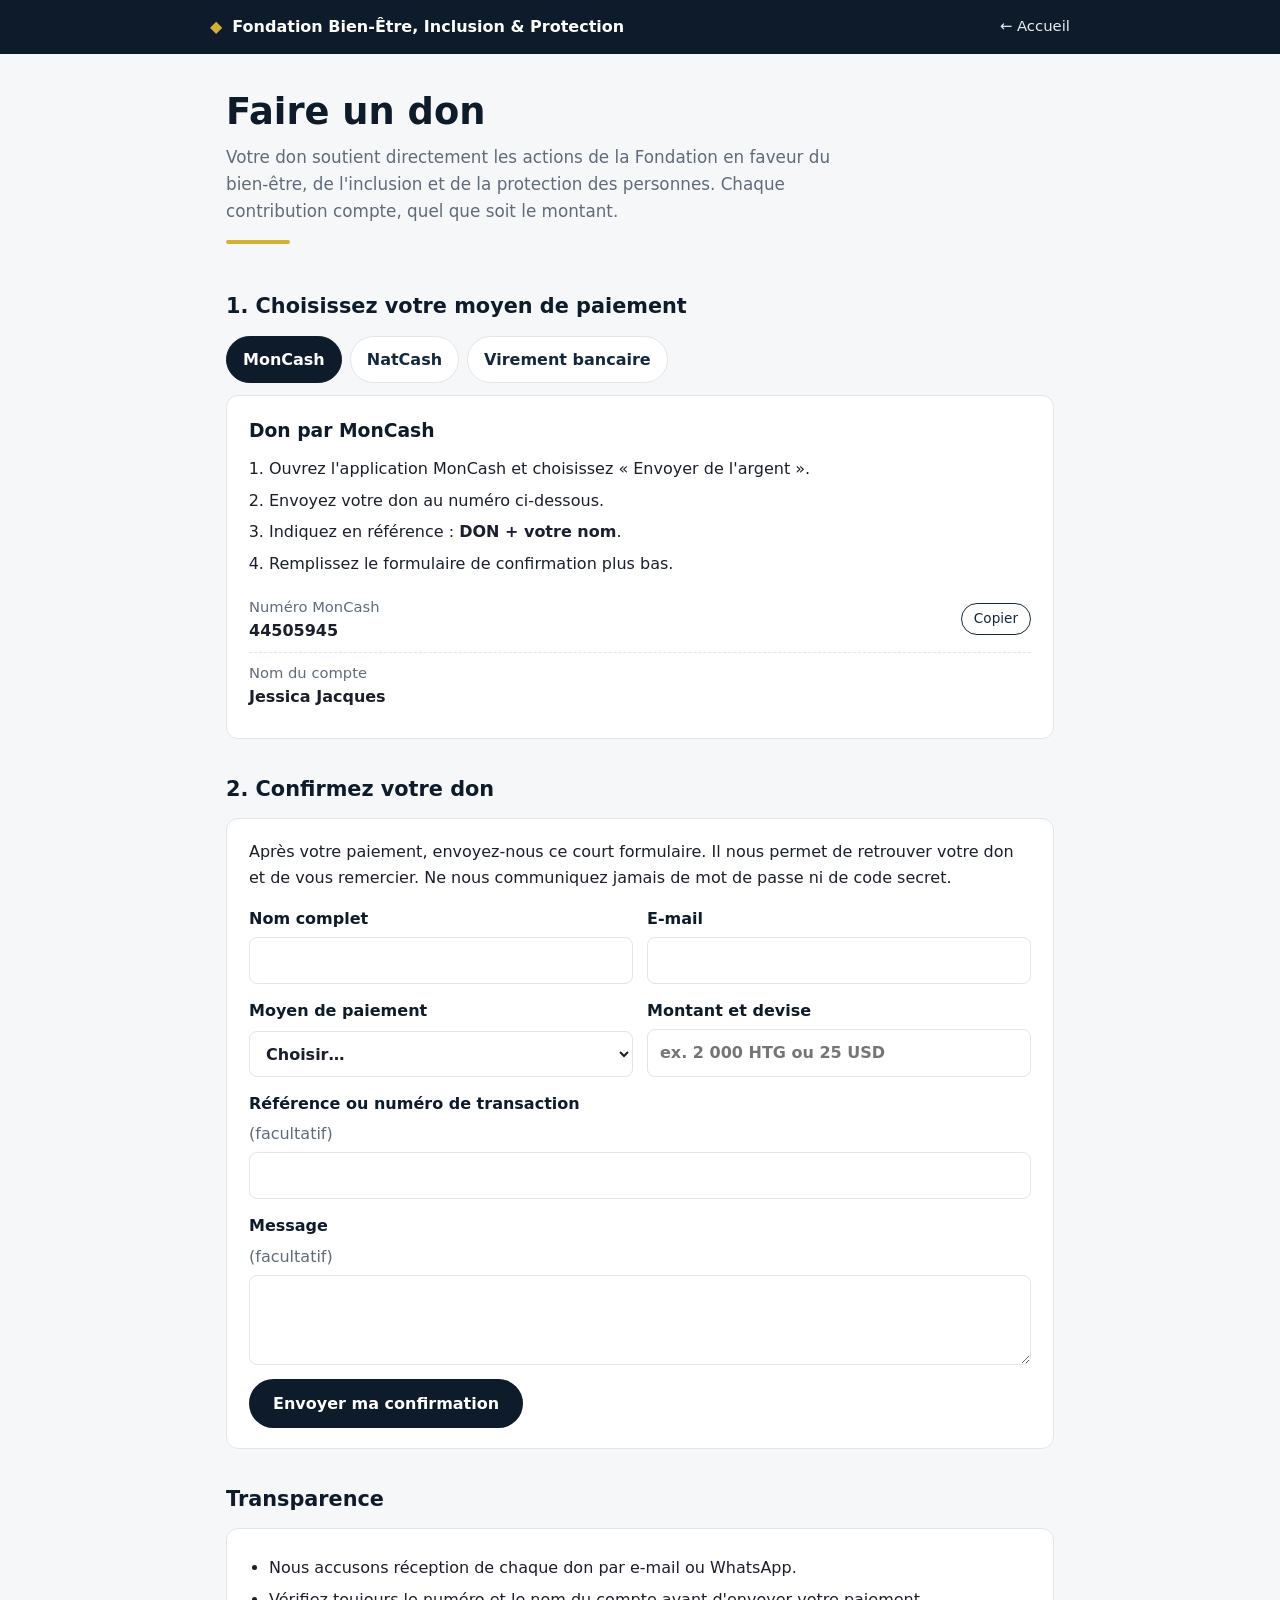
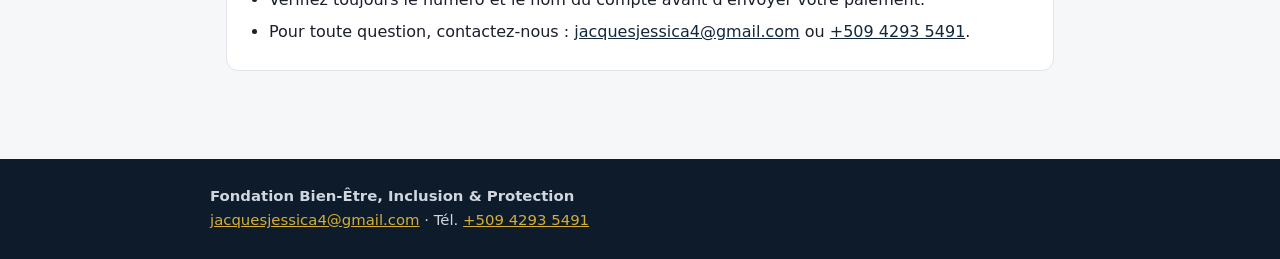
<file: don.html>
<!doctype html>
<html lang="fr">
<head>
  <meta charset="utf-8">
  <meta name="viewport" content="width=device-width, initial-scale=1">
  <title>Faire un don — Fondation Bien-Être, Inclusion &amp; Protection</title>
  <meta name="description" content="Soutenez la Fondation Bien-Être, Inclusion & Protection par MonCash, NatCash ou virement bancaire.">
  <style>
    :root{
      --navy:#0d1b2a; --navy-2:#14283c; --gold:#d4af37; --gold-soft:#f6efd6;
      --bg:#f6f7f9; --panel:#fff; --text:#1a1f2b; --muted:#5f6b7a; --border:#e1e5ea;
      --ok:#1b5e20; --radius:12px;
    }
    *{box-sizing:border-box}
    body{margin:0;font-family:system-ui,-apple-system,"Segoe UI",Roboto,Arial,sans-serif;background:var(--bg);color:var(--text);line-height:1.6}
    a{color:var(--navy-2)}
    .top{background:var(--navy);color:#fff;padding:14px 20px}
    .top .in{max-width:860px;margin:0 auto;display:flex;align-items:center;gap:10px;font-weight:700}
    .top .logo{color:var(--gold)}
    .wrap{max-width:860px;margin:0 auto;padding:0 16px 48px}
    .hero{padding:36px 0 12px}
    .hero h1{font-size:clamp(1.7rem,4vw,2.3rem);color:var(--navy);margin:0 0 10px;line-height:1.2}
    .hero p{font-size:1.05rem;color:var(--muted);margin:0;max-width:62ch}
    .bar{height:4px;width:64px;background:var(--gold);border-radius:2px;margin:16px 0 0}
    h2{color:var(--navy);margin:34px 0 12px;font-size:1.3rem}
    .tabs{display:flex;gap:8px;flex-wrap:wrap;margin-bottom:12px}
    .tabs button{font:inherit;cursor:pointer;padding:10px 16px;border-radius:999px;border:1px solid var(--border);background:var(--panel);color:var(--navy-2);font-weight:600}
    .tabs button[aria-selected="true"]{background:var(--navy);color:#fff;border-color:var(--navy)}
    .tabs button:focus-visible,.copy:focus-visible,.btn:focus-visible,input:focus-visible,select:focus-visible,textarea:focus-visible{outline:3px solid var(--gold);outline-offset:2px}
    .panel{background:var(--panel);border:1px solid var(--border);border-radius:var(--radius);padding:20px 22px}
    .panel[hidden]{display:none}
    .panel h3{margin:0 0 6px;color:var(--navy)}
    ol{padding-left:20px;margin:10px 0}
    li{margin:6px 0}
    .box{background:var(--gold-soft);border-left:4px solid var(--gold);border-radius:8px;padding:12px 14px;margin:12px 0}
    .row{display:flex;justify-content:space-between;align-items:center;gap:10px;flex-wrap:wrap;padding:8px 0;border-bottom:1px dashed var(--border)}
    .row:last-child{border-bottom:0}
    .row .k{color:var(--muted);font-size:.92rem}
    .row .v{font-weight:700;font-variant-numeric:tabular-nums;overflow-wrap:anywhere}
    .copy{font:inherit;font-size:.85rem;cursor:pointer;padding:4px 12px;border-radius:999px;border:1px solid var(--navy-2);background:transparent;color:var(--navy-2)}
    .copy:hover{background:var(--navy-2);color:#fff}
    .todo{background:#fff3cd;padding:0 4px;border-radius:4px}
    form{display:grid;gap:14px}
    label{display:grid;gap:5px;font-weight:600;color:var(--navy)}
    label span.opt{font-weight:400;color:var(--muted)}
    input,select,textarea{font:inherit;padding:10px 12px;border:1px solid var(--border);border-radius:8px;background:#fff;color:var(--text);width:100%}
    textarea{min-height:90px;resize:vertical}
    .two{display:grid;grid-template-columns:1fr 1fr;gap:14px}
    .btn{font:inherit;font-weight:700;cursor:pointer;background:var(--navy);color:#fff;border:0;border-radius:999px;padding:12px 24px;justify-self:start}
    .btn:hover{background:var(--navy-2)}
    .trust ul{margin:0;padding-left:20px}
    .foot{background:var(--navy);color:#cfd6df;padding:26px 20px;margin-top:40px;font-size:.93rem}
    .foot .in{max-width:860px;margin:0 auto}
    .foot a{color:var(--gold)}
    @media(max-width:560px){.two{grid-template-columns:1fr}}
  </style>
</head>
<body>

<header class="top"><div class="in"><span class="logo">◆</span> <a href="index.html" style="color:#fff;text-decoration:none">Fondation Bien-Être, Inclusion &amp; Protection</a><a href="index.html" style="color:#e8edf3;text-decoration:none;margin-left:auto;font-weight:400;font-size:.93rem">← Accueil</a></div></header>

<main class="wrap">
  <section class="hero">
    <h1>Faire un don</h1>
    <p>Votre don soutient directement les actions de la Fondation en faveur du bien-être, de l'inclusion et de la protection des personnes. Chaque contribution compte, quel que soit le montant.</p>
    <div class="bar"></div>
  </section>

  <h2>1. Choisissez votre moyen de paiement</h2>
  <div class="tabs" role="tablist" aria-label="Moyens de paiement">
    <button role="tab" id="t-moncash" aria-controls="p-moncash" aria-selected="true">MonCash</button>
    <button role="tab" id="t-natcash" aria-controls="p-natcash" aria-selected="false">NatCash</button>
    <button role="tab" id="t-virement" aria-controls="p-virement" aria-selected="false">Virement bancaire</button>
  </div>

  <div class="panel" role="tabpanel" id="p-moncash" aria-labelledby="t-moncash">
    <h3>Don par MonCash</h3>
    <ol>
      <li>Ouvrez l'application MonCash et choisissez « Envoyer de l'argent ».</li>
      <li>Envoyez votre don au numéro ci-dessous.</li>
      <li>Indiquez en référence : <strong>DON + votre nom</strong>.</li>
      <li>Remplissez le formulaire de confirmation plus bas.</li>
    </ol>
    <div class="row"><div><div class="k">Numéro MonCash</div><div class="v"><span id="n-moncash">44505945</span></div></div><button class="copy" data-copy="n-moncash">Copier</button></div>
    <div class="row"><div><div class="k">Nom du compte</div><div class="v"><span>Jessica Jacques</span></div></div></div>
  </div>

  <div class="panel" role="tabpanel" id="p-natcash" aria-labelledby="t-natcash" hidden>
    <h3>Don par NatCash</h3>
    <ol>
      <li>Ouvrez l'application NatCash et choisissez « Envoyer de l'argent ».</li>
      <li>Envoyez votre don au numéro ci-dessous.</li>
      <li>Indiquez en référence : <strong>DON + votre nom</strong>.</li>
      <li>Remplissez le formulaire de confirmation plus bas.</li>
    </ol>
    <div class="row"><div><div class="k">Numéro NatCash</div><div class="v"><span id="n-natcash">42935491</span></div></div><button class="copy" data-copy="n-natcash">Copier</button></div>
    <div class="row"><div><div class="k">Nom du compte</div><div class="v"><span>Jessica Jacques</span></div></div></div>
  </div>

  <div class="panel" role="tabpanel" id="p-virement" aria-labelledby="t-virement" hidden>
    <h3>Don par virement bancaire</h3>
    <ol>
      <li>Effectuez un virement vers le compte ci-dessous.</li>
      <li>Indiquez en référence : <strong>DON + votre nom</strong>.</li>
      <li>Conservez votre reçu de dépôt ou de virement.</li>
      <li>Remplissez le formulaire de confirmation plus bas.</li>
    </ol>
    <div class="row"><div><div class="k">Bénéficiaire</div><div class="v">Fondation Bien-Être, Inclusion &amp; Protection</div></div></div>
    <div class="row"><div><div class="k">Banque</div><div class="v"><span>Unibank</span></div></div></div>
    <div class="row"><div><div class="k">Numéro de compte</div><div class="v"><span id="n-compte">250201630151033</span></div></div><button class="copy" data-copy="n-compte">Copier</button></div>
    <div class="row"><div><div class="k">Devise</div><div class="v"><span>USD</span></div></div></div>
  </div>

  <h2>2. Confirmez votre don</h2>
  <div class="panel">
    <p style="margin-top:0">Après votre paiement, envoyez-nous ce court formulaire. Il nous permet de retrouver votre don et de vous remercier. Ne nous communiquez jamais de mot de passe ni de code secret.</p>
    <form name="don" method="POST" action="merci.html" data-netlify="true" netlify-honeypot="bot-field">
      <input type="hidden" name="form-name" value="don">
      <p style="display:none"><label>Ne pas remplir : <input name="bot-field"></label></p>
      <div class="two">
        <label>Nom complet <input type="text" name="nom" required autocomplete="name"></label>
        <label>E-mail <input type="email" name="email" required autocomplete="email"></label>
      </div>
      <div class="two">
        <label>Moyen de paiement
          <select name="mode_de_paiement" required>
            <option value="" disabled selected>Choisir…</option>
            <option>MonCash</option><option>NatCash</option><option>Virement bancaire</option>
          </select>
        </label>
        <label>Montant et devise <input type="text" name="montant" required placeholder="ex. 2 000 HTG ou 25 USD"></label>
      </div>
      <label>Référence ou numéro de transaction <span class="opt">(facultatif)</span> <input type="text" name="reference"></label>
      <label>Message <span class="opt">(facultatif)</span> <textarea name="message"></textarea></label>
      <button class="btn" type="submit">Envoyer ma confirmation</button>
    </form>
  </div>

  <h2>Transparence</h2>
  <div class="panel trust">
    <ul>
      <li>Nous accusons réception de chaque don par e-mail ou WhatsApp.</li>
      <li>Vérifiez toujours le numéro et le nom du compte avant d'envoyer votre paiement.</li>
      <li>Pour toute question, contactez-nous : <a href="mailto:jacquesjessica4@gmail.com">jacquesjessica4@gmail.com</a> ou <a href="https://wa.me/50942935491">+509 4293 5491</a>.</li>
    </ul>
  </div>
</main>

<footer class="foot"><div class="in">
  <strong>Fondation Bien-Être, Inclusion &amp; Protection</strong><br>
  <a href="mailto:jacquesjessica4@gmail.com">jacquesjessica4@gmail.com</a> · Tél. <a href="tel:+50942935491">+509 4293 5491</a>
</div></footer>

<script>
  // Onglets
  const tabs=[...document.querySelectorAll('[role=tab]')];
  tabs.forEach(t=>t.addEventListener('click',()=>{
    tabs.forEach(x=>{x.setAttribute('aria-selected',x===t);document.getElementById(x.getAttribute('aria-controls')).hidden=x!==t;});
  }));
  // Copier
  document.querySelectorAll('.copy').forEach(b=>b.addEventListener('click',async()=>{
    const txt=document.getElementById(b.dataset.copy).textContent.trim();
    try{await navigator.clipboard.writeText(txt);b.textContent='Copié ✓';}catch(_){b.textContent='Sélectionnez le texte';}
    setTimeout(()=>b.textContent='Copier',1800);
  }));
</script>
</body>
</html>
</file>
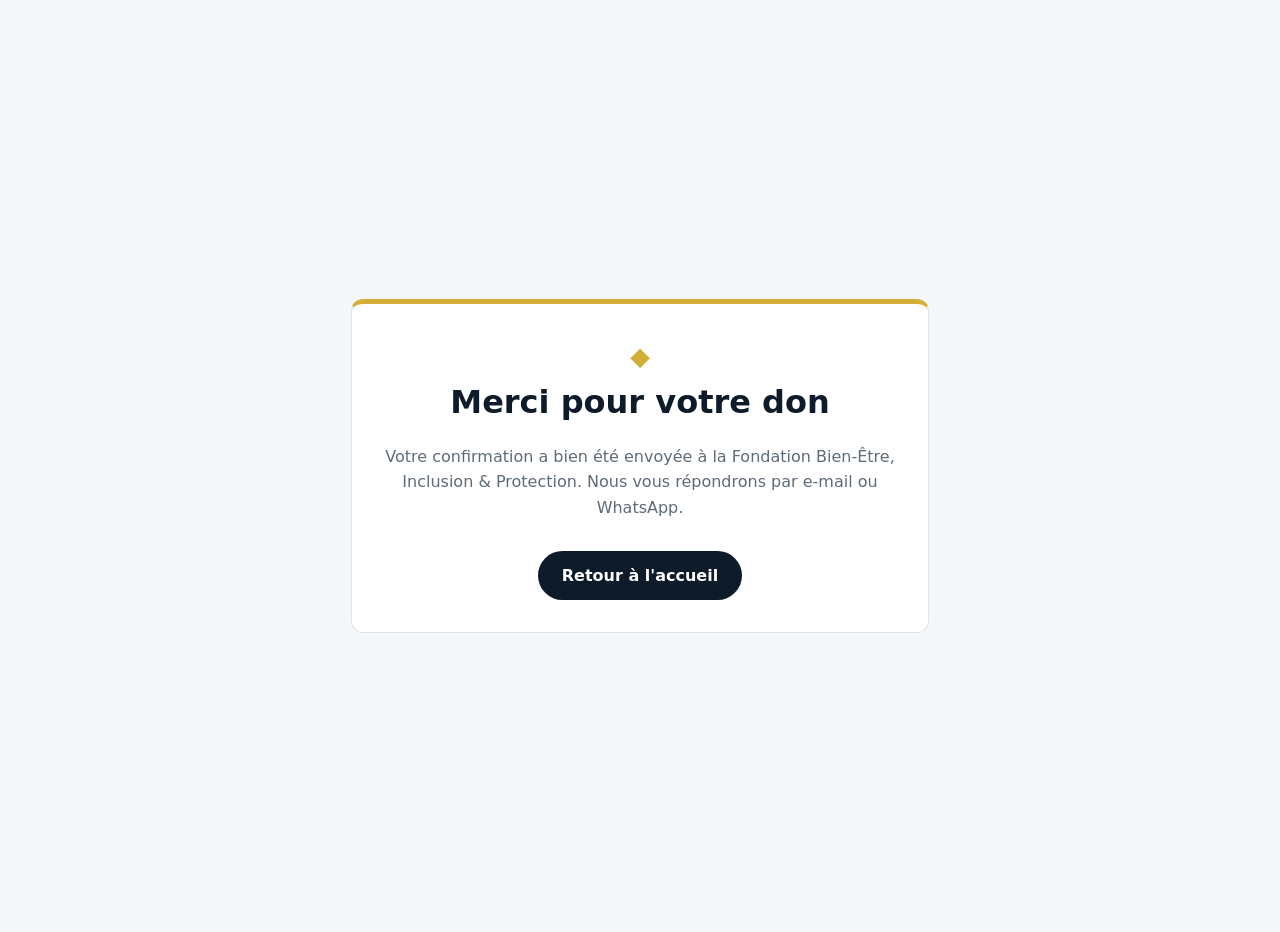
<file: merci.html>
<!doctype html>
<html lang="fr">
<head>
  <meta charset="utf-8">
  <meta name="viewport" content="width=device-width, initial-scale=1">
  <title>Merci — Fondation Bien-Être, Inclusion &amp; Protection</title>
  <style>
    body{margin:0;font-family:system-ui,-apple-system,"Segoe UI",Roboto,Arial,sans-serif;background:#f6f7f9;color:#1a1f2b;line-height:1.6;display:grid;min-height:100vh;place-items:center;padding:16px}
    .card{max-width:520px;background:#fff;border:1px solid #e1e5ea;border-top:5px solid #d4af37;border-radius:12px;padding:32px 28px;text-align:center}
    h1{color:#0d1b2a;margin:0 0 10px}
    a.btn{display:inline-block;margin-top:14px;background:#0d1b2a;color:#fff;text-decoration:none;padding:12px 24px;border-radius:999px;font-weight:700}
    a.btn:focus-visible{outline:3px solid #d4af37;outline-offset:2px}
    p{color:#5f6b7a}
  </style>
</head>
<body>
  <div class="card">
    <div style="color:#d4af37;font-size:1.6rem">◆</div>
    <h1>Merci pour votre don</h1>
    <p>Votre confirmation a bien été envoyée à la Fondation Bien-Être, Inclusion &amp; Protection. Nous vous répondrons par e-mail ou WhatsApp.</p>
    <a class="btn" href="index.html">Retour à l'accueil</a>
  </div>
</body>
</html>
</file>
